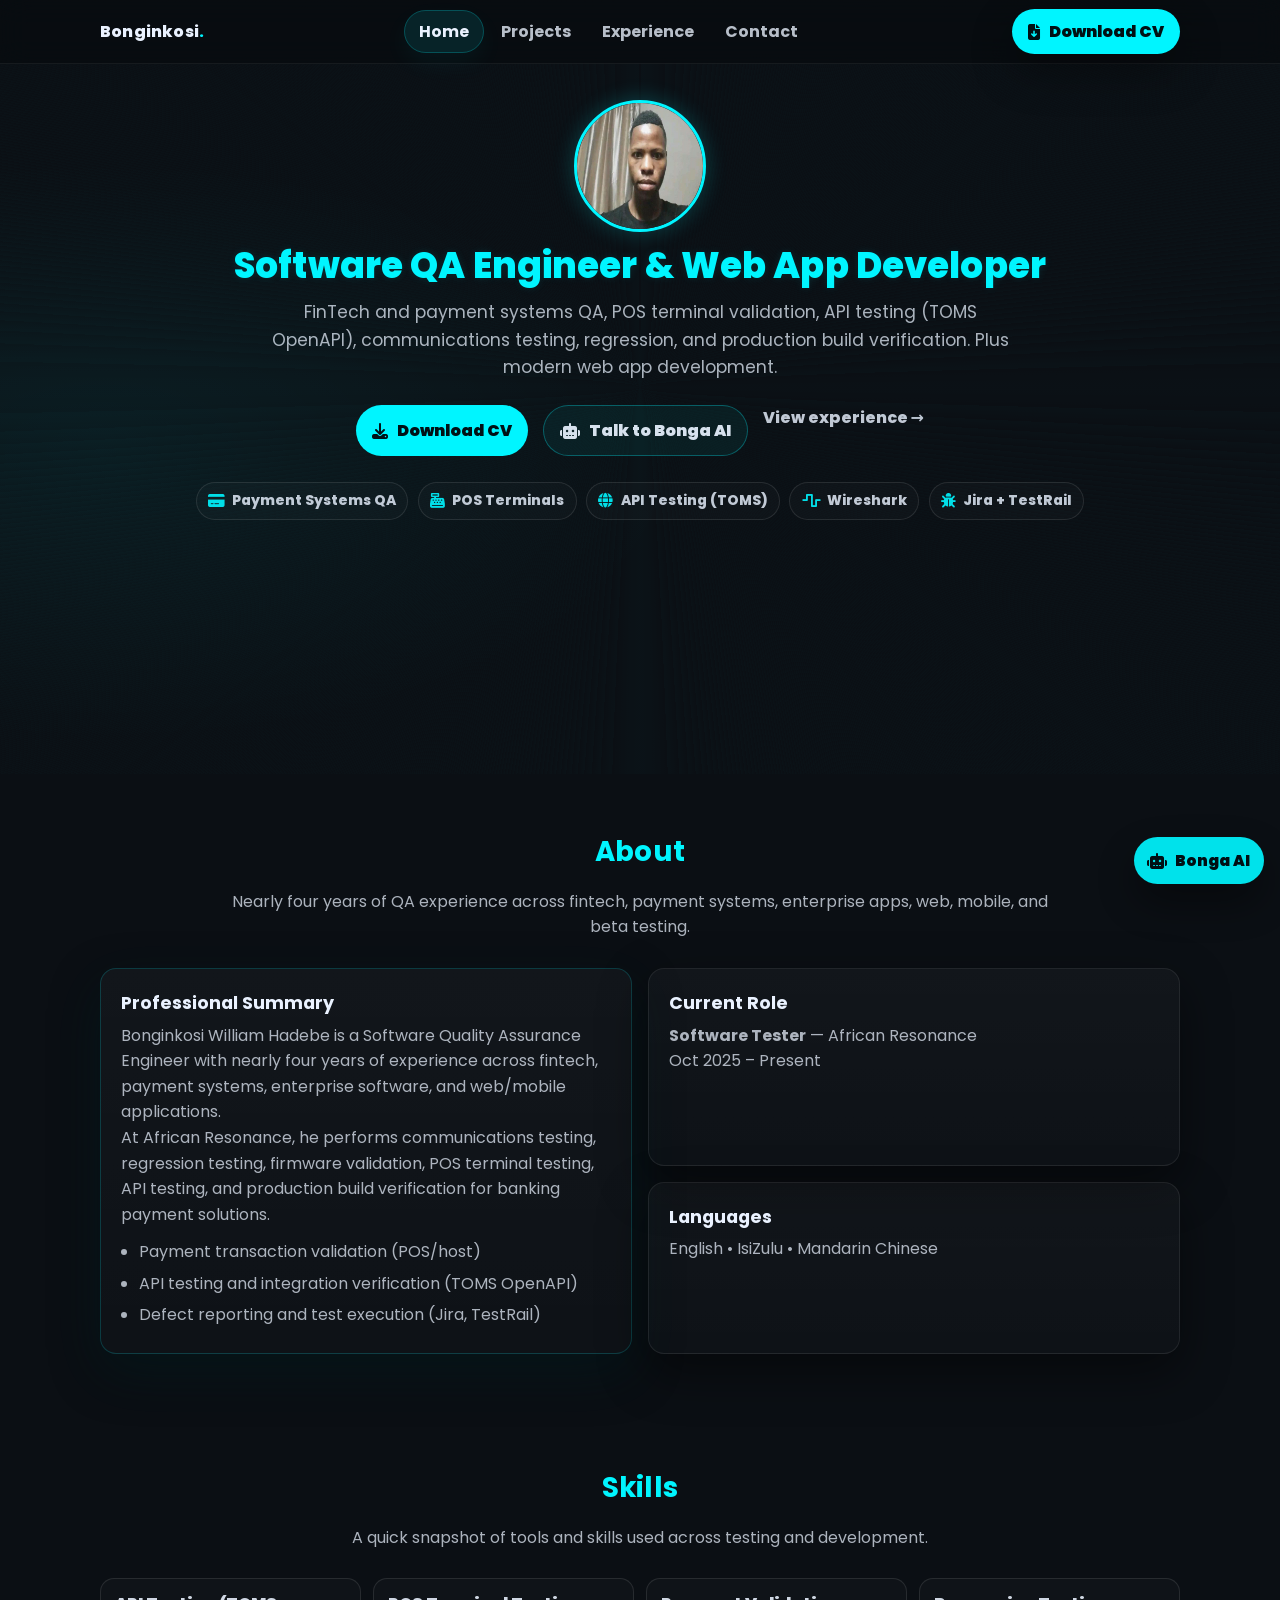
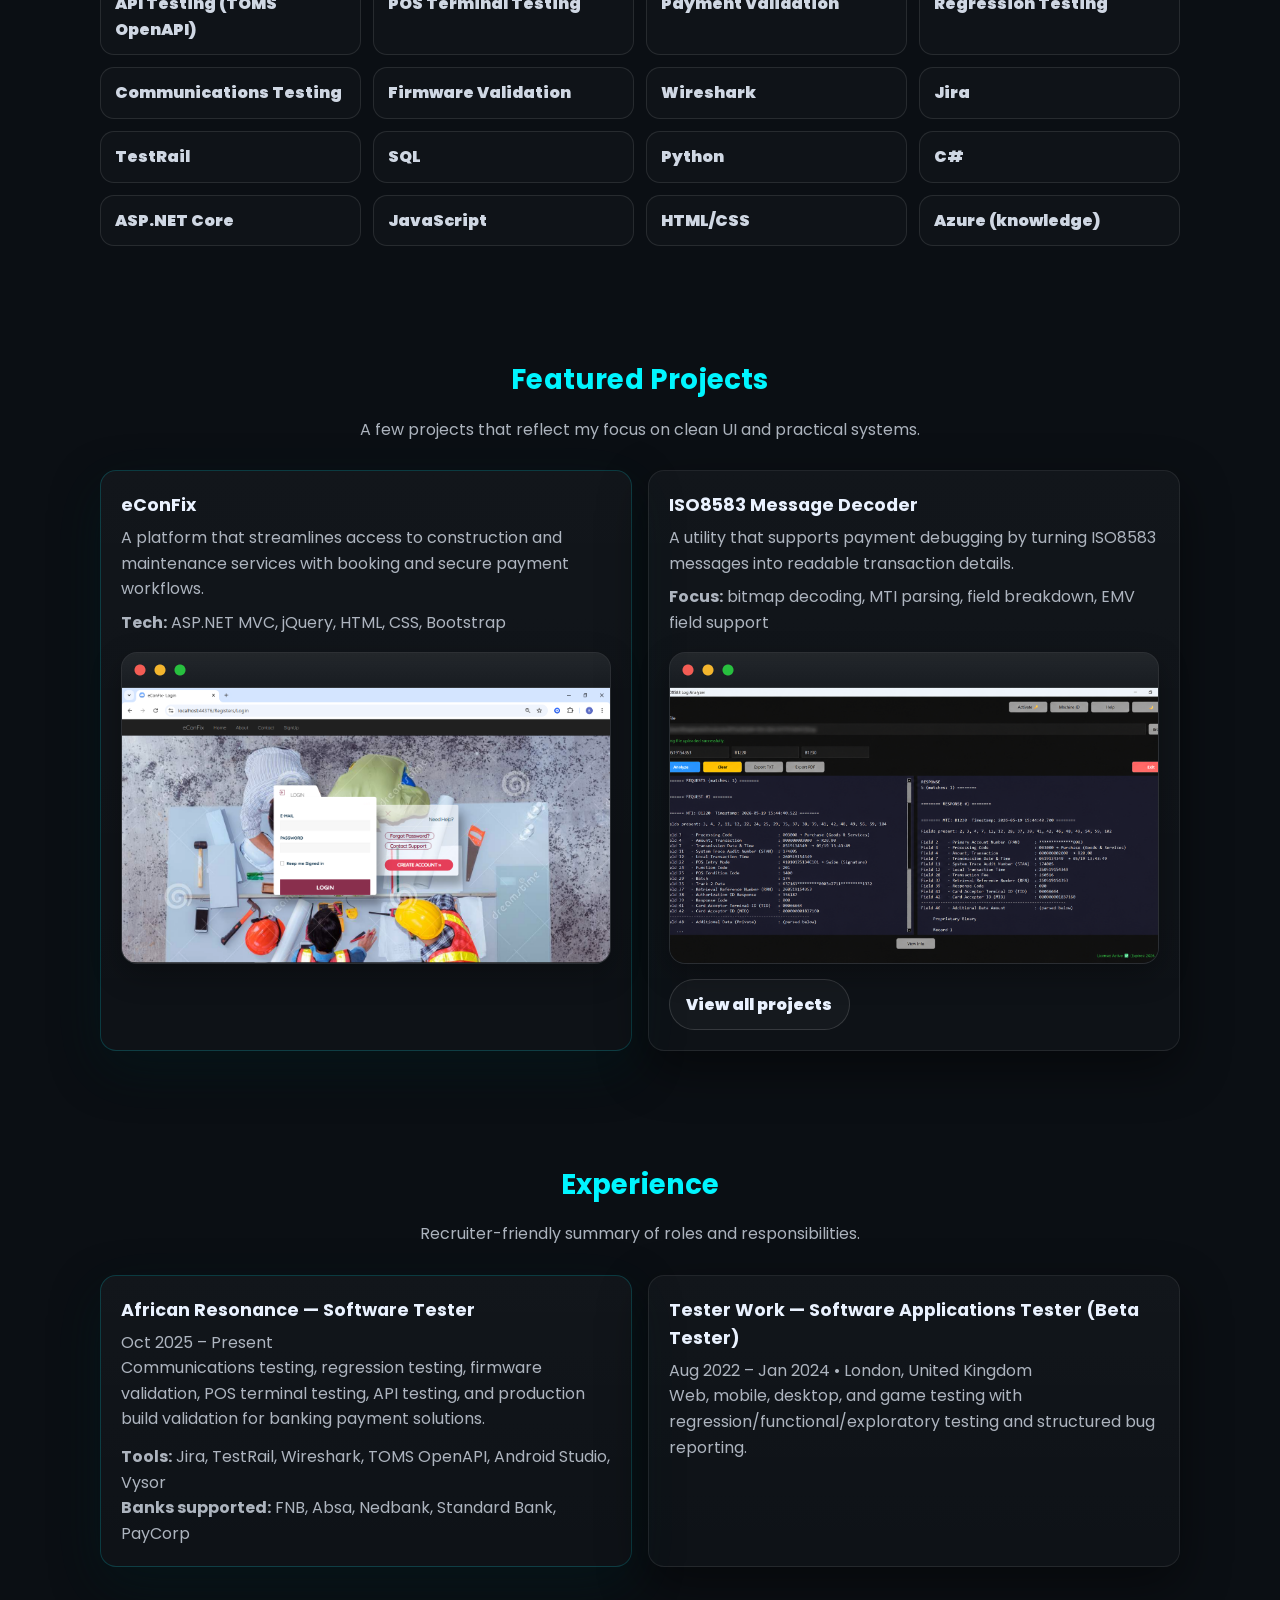
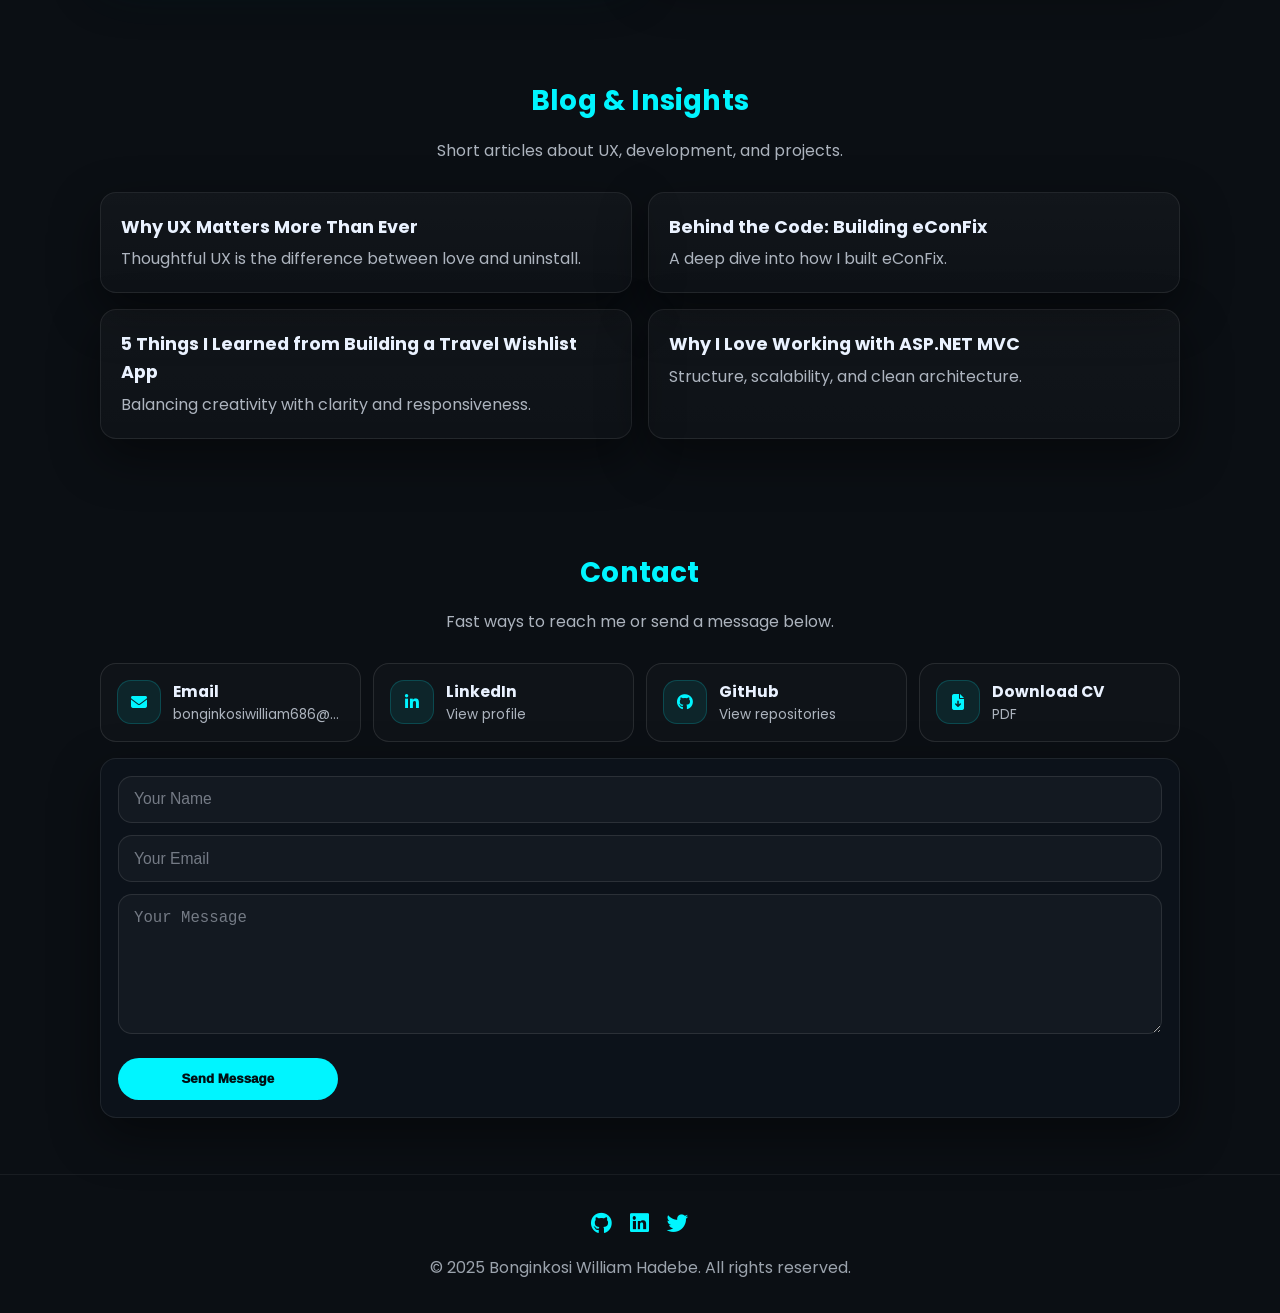
<file: index.html>
<!DOCTYPE html>
<html lang="en">
<head>
  <meta charset="UTF-8" />
  <meta name="viewport" content="width=device-width, initial-scale=1.0" />
  <meta name="description" content="Portfolio of Bonginkosi William Hadebe - Software QA Engineer & Web App Developer" />
  <title>Bonginkosi | Portfolio</title>

  <link rel="stylesheet" href="https://cdnjs.cloudflare.com/ajax/libs/font-awesome/6.4.0/css/all.min.css">
  <link href="https://fonts.googleapis.com/css2?family=Poppins:wght@300;600;700&display=swap" rel="stylesheet">
  <link rel="stylesheet" href="style.css" />

  <script src="main.js" defer></script>
</head>

<body>
  <!-- Premium Minimal Nav -->
  <nav class="site-nav" aria-label="Primary Navigation">
    <div class="container nav-inner">
      <a class="logo" href="#home">Bonginkosi<span>.</span></a>

      <button class="nav-toggle" type="button" aria-expanded="false" aria-controls="nav-menu">Menu</button>

      <ul class="nav-links" id="nav-menu">
        <li><a href="#home">Home</a></li>
        <li><a href="projects.html">Projects</a></li>
        <li><a href="#experience">Experience</a></li>
        <li><a href="#contact">Contact</a></li>
      </ul>

      <a class="nav-cta" href="images/Bonginkosi_Hadebe_CV_Canva_Style.pdf" download>
        <i class="fa-solid fa-file-arrow-down" aria-hidden="true"></i>
        <span>Download CV</span>
      </a>
    </div>
  </nav>

  <!-- Hero -->
  <header id="home" class="hero">
    <div class="container hero-inner">
      <img class="hero-photo" src="images/Bongaa.jpeg" alt="Photo of Bonginkosi William Hadebe" />

      <h1>Software QA Engineer & Web App Developer</h1>

      <p>
        FinTech and payment systems QA, POS terminal validation, API testing (TOMS OpenAPI), communications testing,
        regression, and production build verification. Plus modern web app development.
      </p>

      <div class="hero-actions" aria-label="Primary actions">
        <a class="btn btn-primary" href="images/Bonginkosi_Hadebe_CV_Canva_Style.pdf" download>
          <i class="fa-solid fa-download" aria-hidden="true"></i>
          Download CV
        </a>

        <a class="btn btn-secondary" href="bonga-ai.html">
          <i class="fa-solid fa-robot" aria-hidden="true"></i>
          Talk to Bonga AI
        </a>

        <a class="link" href="#experience">View experience →</a>
      </div>

      <!-- Highlights row -->
      <div class="hero-trust" aria-label="Highlights">
        <div class="trust-item"><i class="fa-solid fa-credit-card" aria-hidden="true"></i> Payment Systems QA</div>
        <div class="trust-item"><i class="fa-solid fa-cash-register" aria-hidden="true"></i> POS Terminals</div>
        <div class="trust-item"><i class="fa-solid fa-globe" aria-hidden="true"></i> API Testing (TOMS)</div>
        <div class="trust-item"><i class="fa-solid fa-wave-square" aria-hidden="true"></i> Wireshark</div>
        <div class="trust-item"><i class="fa-solid fa-bug" aria-hidden="true"></i> Jira + TestRail</div>
      </div>
    </div>
  </header>

  <main>
    <!-- About -->
    <section class="section" id="about" aria-label="About">
      <div class="container">
        <h2 class="section-title">About</h2>
        <p class="section-lead">
          Nearly four years of QA experience across fintech, payment systems, enterprise apps, web, mobile, and beta testing.
        </p>

        <div class="grid grid-2">
          <div class="card card-accent">
            <h3>Professional Summary</h3>

            <p>
              Bonginkosi William Hadebe is a Software Quality Assurance Engineer with nearly four years of experience across fintech,
              payment systems, enterprise software, and web/mobile applications.
            </p>

            <p>
              At African Resonance, he performs communications testing, regression testing, firmware validation, POS terminal testing,
              API testing, and production build verification for banking payment solutions.
            </p>

            <ul>
              <li>Payment transaction validation (POS/host)</li>
              <li>API testing and integration verification (TOMS OpenAPI)</li>
              <li>Defect reporting and test execution (Jira, TestRail)</li>
            </ul>
          </div>

          <div class="grid">
            <div class="card">
              <h3>Current Role</h3>
              <p><strong>Software Tester</strong> — African Resonance</p>
              <p style="color: var(--muted);">Oct 2025 – Present</p>
            </div>

            <div class="card">
              <h3>Languages</h3>
              <p>English • IsiZulu • Mandarin Chinese</p>
            </div>
          </div>
        </div>
      </div>
    </section>

    <!-- Skills -->
    <section class="section" id="skills" aria-label="Skills">
      <div class="container">
        <h2 class="section-title">Skills</h2>
        <p class="section-lead">A quick snapshot of tools and skills used across testing and development.</p>

        <div class="skill-grid">
          <div class="skill">API Testing (TOMS OpenAPI)</div>
          <div class="skill">POS Terminal Testing</div>
          <div class="skill">Payment Validation</div>
          <div class="skill">Regression Testing</div>
          <div class="skill">Communications Testing</div>
          <div class="skill">Firmware Validation</div>
          <div class="skill">Wireshark</div>
          <div class="skill">Jira</div>
          <div class="skill">TestRail</div>
          <div class="skill">SQL</div>
          <div class="skill">Python</div>
          <div class="skill">C#</div>
          <div class="skill">ASP.NET Core</div>
          <div class="skill">JavaScript</div>
          <div class="skill">HTML/CSS</div>
          <div class="skill">Azure (knowledge)</div>
        </div>
      </div>
    </section>

    <!-- Featured Projects -->
    <section class="section" id="featured-projects" aria-label="Featured Projects">
      <div class="container">
        <h2 class="section-title">Featured Projects</h2>
        <p class="section-lead">A few projects that reflect my focus on clean UI and practical systems.</p>

        <div class="grid grid-2">
          <!-- eConFix -->
          <article class="card card-accent">
            <h3>eConFix</h3>
            <p>
              A platform that streamlines access to construction and maintenance services with booking and secure payment workflows.
            </p>
            <p style="color: var(--muted); margin-top:.5rem;">
              <strong>Tech:</strong> ASP.NET MVC, jQuery, HTML, CSS, Bootstrap
            </p>

            <div class="project-shot">
              <img
                src="images/Screenshot (1242).png"
                alt="Screenshot of eConFix project"
                loading="lazy"
                decoding="async"
              >
            </div>
          </article>

          <!-- ISO8583 -->
          <article class="card">
            <h3>ISO8583 Message Decoder</h3>
            <p>
              A utility that supports payment debugging by turning ISO8583 messages into readable transaction details.
            </p>
            <p style="color: var(--muted); margin-top:.5rem;">
              <strong>Focus:</strong> bitmap decoding, MTI parsing, field breakdown, EMV field support
            </p>

            <div class="project-shot">
              <img
                src="images/iso8583-decoder.png"
                alt="Screenshot of ISO8583 Message Decoder / Log Analyzer"
                loading="lazy"
                decoding="async"
              >
            </div>

            <div style="margin-top:1rem;">
              <a class="btn" href="projects.html">View all projects</a>
            </div>
          </article>
        </div>
      </div>
    </section>

    <!-- Experience -->
    <section class="section" id="experience" aria-label="Experience">
      <div class="container">
        <h2 class="section-title">Experience</h2>
        <p class="section-lead">Recruiter-friendly summary of roles and responsibilities.</p>

        <div class="grid grid-2">
          <article class="card card-accent">
            <h3>African Resonance — Software Tester</h3>
            <p style="color: var(--muted);">Oct 2025 – Present</p>
            <p>
              Communications testing, regression testing, firmware validation, POS terminal testing, API testing, and production build validation
              for banking payment solutions.
            </p>
            <p style="color: var(--muted); margin-top:.75rem;">
              <strong>Tools:</strong> Jira, TestRail, Wireshark, TOMS OpenAPI, Android Studio, Vysor
            </p>
            <p style="color: var(--muted);">
              <strong>Banks supported:</strong> FNB, Absa, Nedbank, Standard Bank, PayCorp
            </p>
          </article>

          <article class="card">
            <h3>Tester Work — Software Applications Tester (Beta Tester)</h3>
            <p style="color: var(--muted);">Aug 2022 – Jan 2024 • London, United Kingdom</p>
            <p>
              Web, mobile, desktop, and game testing with regression/functional/exploratory testing and structured bug reporting.
            </p>
          </article>
        </div>
      </div>
    </section>

    <!-- Blog -->
    <section class="section" id="blog" aria-label="Blog">
      <div class="container">
        <h2 class="section-title">Blog & Insights</h2>
        <p class="section-lead">Short articles about UX, development, and projects.</p>

        <div class="grid grid-2">
          <a class="card" href="blog-ux.html" style="text-decoration:none; color:inherit;">
            <h3>Why UX Matters More Than Ever</h3>
            <p>Thoughtful UX is the difference between love and uninstall.</p>
          </a>

          <a class="card" href="blog-econfix.html" style="text-decoration:none; color:inherit;">
            <h3>Behind the Code: Building eConFix</h3>
            <p>A deep dive into how I built eConFix.</p>
          </a>

          <a class="card" href="blog-travel-wishlist.html" style="text-decoration:none; color:inherit;">
            <h3>5 Things I Learned from Building a Travel Wishlist App</h3>
            <p>Balancing creativity with clarity and responsiveness.</p>
          </a>

          <a class="card" href="aspnet-blog.html" style="text-decoration:none; color:inherit;">
            <h3>Why I Love Working with ASP.NET MVC</h3>
            <p>Structure, scalability, and clean architecture.</p>
          </a>
        </div>
      </div>
    </section>

    <!-- Contact -->
    <section class="section" id="contact" aria-label="Contact">
      <div class="container">
        <h2 class="section-title">Contact</h2>
        <p class="section-lead">Fast ways to reach me or send a message below.</p>

        <div class="contact-row" aria-label="Direct contact">
          <a class="contact-item" href="mailto:bonginkosiwilliam686@gmail.com">
            <div class="contact-ico"><i class="fa-solid fa-envelope"></i></div>
            <div>
              <strong>Email</strong>
              <span>bonginkosiwilliam686@gmail.com</span>
            </div>
          </a>

          <a class="contact-item" href="https://za.linkedin.com/in/bonginkosi-william-habebe-8a545423a" target="_blank" rel="noopener">
            <div class="contact-ico"><i class="fa-brands fa-linkedin-in"></i></div>
            <div>
              <strong>LinkedIn</strong>
              <span>View profile</span>
            </div>
          </a>

          <a class="contact-item" href="https://github.com/Bonga324" target="_blank" rel="noopener">
            <div class="contact-ico"><i class="fa-brands fa-github"></i></div>
            <div>
              <strong>GitHub</strong>
              <span>View repositories</span>
            </div>
          </a>

          <a class="contact-item" href="images/Bonginkosi_Hadebe_CV_Canva_Style.pdf" download>
            <div class="contact-ico"><i class="fa-solid fa-file-arrow-down"></i></div>
            <div>
              <strong>Download CV</strong>
              <span>PDF</span>
            </div>
          </a>
        </div>

        <form class="contact-form"
              action="https://formsubmit.co/bonginkosiwilliam686@gmail.com"
              method="post">

          <input type="text" name="_honey" style="display:none;">
          <input type="hidden" name="_captcha" value="false">
          <input type="hidden" name="_next" value="https://your-domain.com/thankyou.html">

          <input type="text" name="name" placeholder="Your Name" required />
          <input type="email" name="email" placeholder="Your Email" required />
          <textarea name="message" rows="5" placeholder="Your Message" required></textarea>

          <button type="submit">Send Message</button>
        </form>
      </div>
    </section>
  </main>

  <footer>
    <div class="social-icons" aria-label="Social Links">
      <a href="https://github.com/Bonga324" aria-label="GitHub"><i class="fab fa-github"></i></a>
      <a href="https://za.linkedin.com/in/bonginkosi-william-habebe-8a545423a" aria-label="LinkedIn"><i class="fab fa-linkedin"></i></a>
      <a href="https://x.com/bonga_hadebee" aria-label="X / Twitter"><i class="fab fa-twitter"></i></a>
    </div>
    <p>&copy; 2025 Bonginkosi William Hadebe. All rights reserved.</p>
  </footer>

  <!-- Floating Bonga AI button -->
  <a class="fab-ai" href="bonga-ai.html" aria-label="Open Bonga AI recruiter assistant">
    <i class="fa-solid fa-robot" aria-hidden="true"></i>
    <span>Bonga AI</span>
  </a>
</body>
</html>
</file>
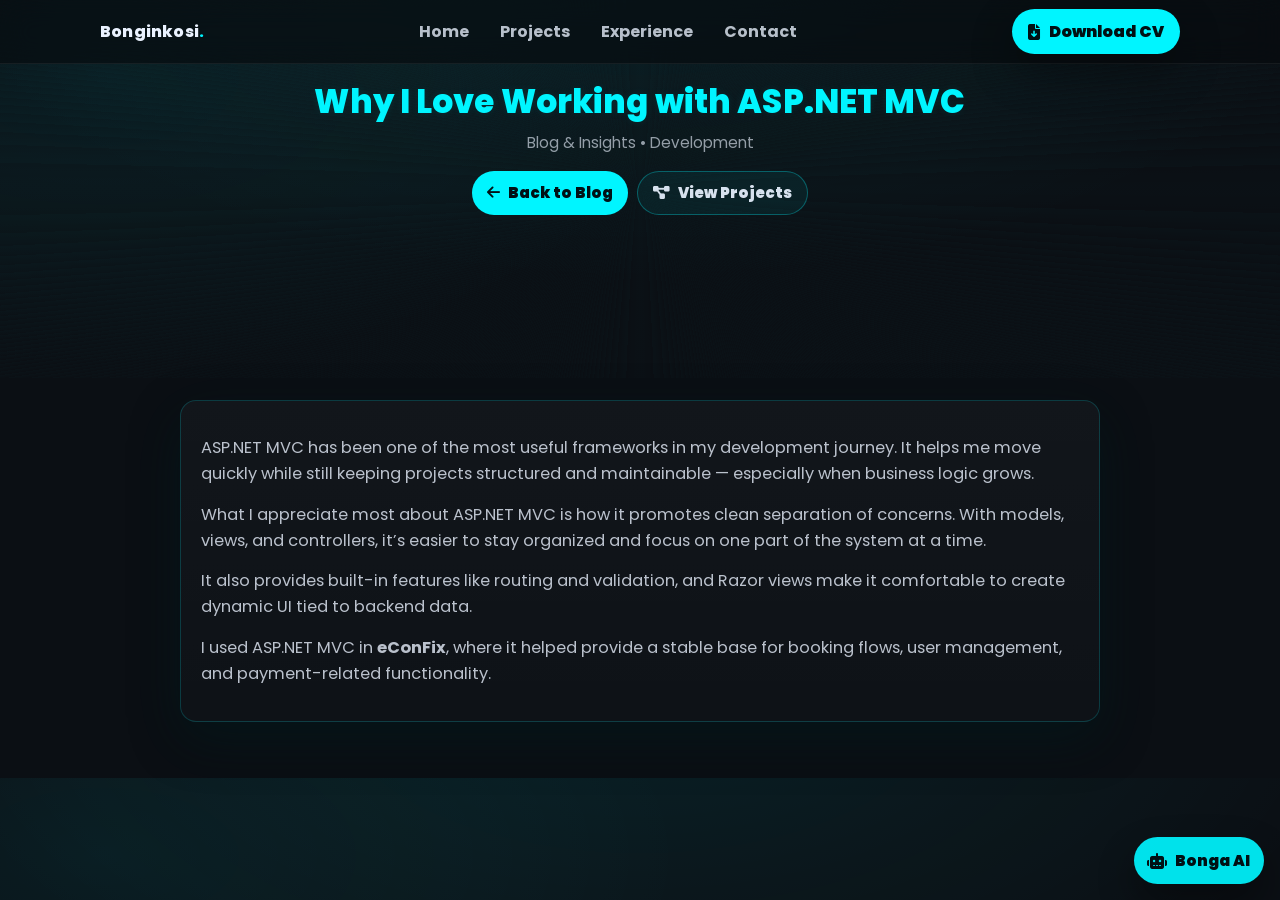
<file: aspnet-blog.html>
<!DOCTYPE html>
<html lang="en">
<head>
  <meta charset="UTF-8" />
  <meta name="viewport" content="width=device-width, initial-scale=1.0" />
  <meta name="description" content="Why I Love Working with ASP.NET MVC - Blog post by Bonginkosi William Hadebe" />
  <title>Why I Love Working with ASP.NET MVC | Bonginkosi</title>

  <link rel="stylesheet" href="https://cdnjs.cloudflare.com/ajax/libs/font-awesome/6.4.0/css/all.min.css">
  <link href="https://fonts.googleapis.com/css2?family=Poppins:wght@300;600;700&display=swap" rel="stylesheet">
  <link rel="stylesheet" href="style.css" />

  <script src="main.js" defer></script>
</head>

<body>
  <nav class="site-nav" aria-label="Primary Navigation">
    <div class="container nav-inner">
      <a class="logo" href="index.html#home">Bonginkosi<span>.</span></a>

      <button class="nav-toggle" type="button" aria-expanded="false" aria-controls="nav-menu">Menu</button>

      <ul class="nav-links" id="nav-menu">
        <li><a href="index.html#home">Home</a></li>
        <li><a href="projects.html">Projects</a></li>
        <li><a href="index.html#experience">Experience</a></li>
        <li><a href="index.html#contact">Contact</a></li>
      </ul>

      <a class="nav-cta" href="images/Bonginkosi_Hadebe_CV_Canva_Style.pdf" download>
        <i class="fa-solid fa-file-arrow-down" aria-hidden="true"></i>
        <span>Download CV</span>
      </a>
    </div>
  </nav>

  <header class="hero hero--post" aria-label="Blog post header">
    <div class="container hero-inner">
      <h1>Why I Love Working with ASP.NET MVC</h1>
      <p>Blog & Insights • Development</p>

      <div class="hero-actions" aria-label="Blog actions">
        <a class="btn btn-primary" href="index.html#blog">
          <i class="fa-solid fa-arrow-left" aria-hidden="true"></i>
          Back to Blog
        </a>
        <a class="btn btn-secondary" href="projects.html">
          <i class="fa-solid fa-diagram-project" aria-hidden="true"></i>
          View Projects
        </a>
      </div>
    </div>
  </header>

  <main>
    <section class="section section--post" aria-label="Article content">
      <div class="container">
        <article class="card card-accent article-card">
          <p>
            ASP.NET MVC has been one of the most useful frameworks in my development journey. It helps me move quickly while still
            keeping projects structured and maintainable — especially when business logic grows.
          </p>

          <p>
            What I appreciate most about ASP.NET MVC is how it promotes clean separation of concerns. With models, views, and controllers,
            it’s easier to stay organized and focus on one part of the system at a time.
          </p>

          <p>
            It also provides built-in features like routing and validation, and Razor views make it comfortable to create dynamic UI tied to backend data.
          </p>

          <p>
            I used ASP.NET MVC in <strong>eConFix</strong>, where it helped provide a stable base for booking flows, user management, and payment-related functionality.
          </p>
        </article>
      </div>
    </section>
  </main>

  <a class="fab-ai" href="bonga-ai.html" aria-label="Open Bonga AI recruiter assistant">
    <i class="fa-solid fa-robot" aria-hidden="true"></i>
    <span>Bonga AI</span>
  </a>
</body>
</html>
</file>
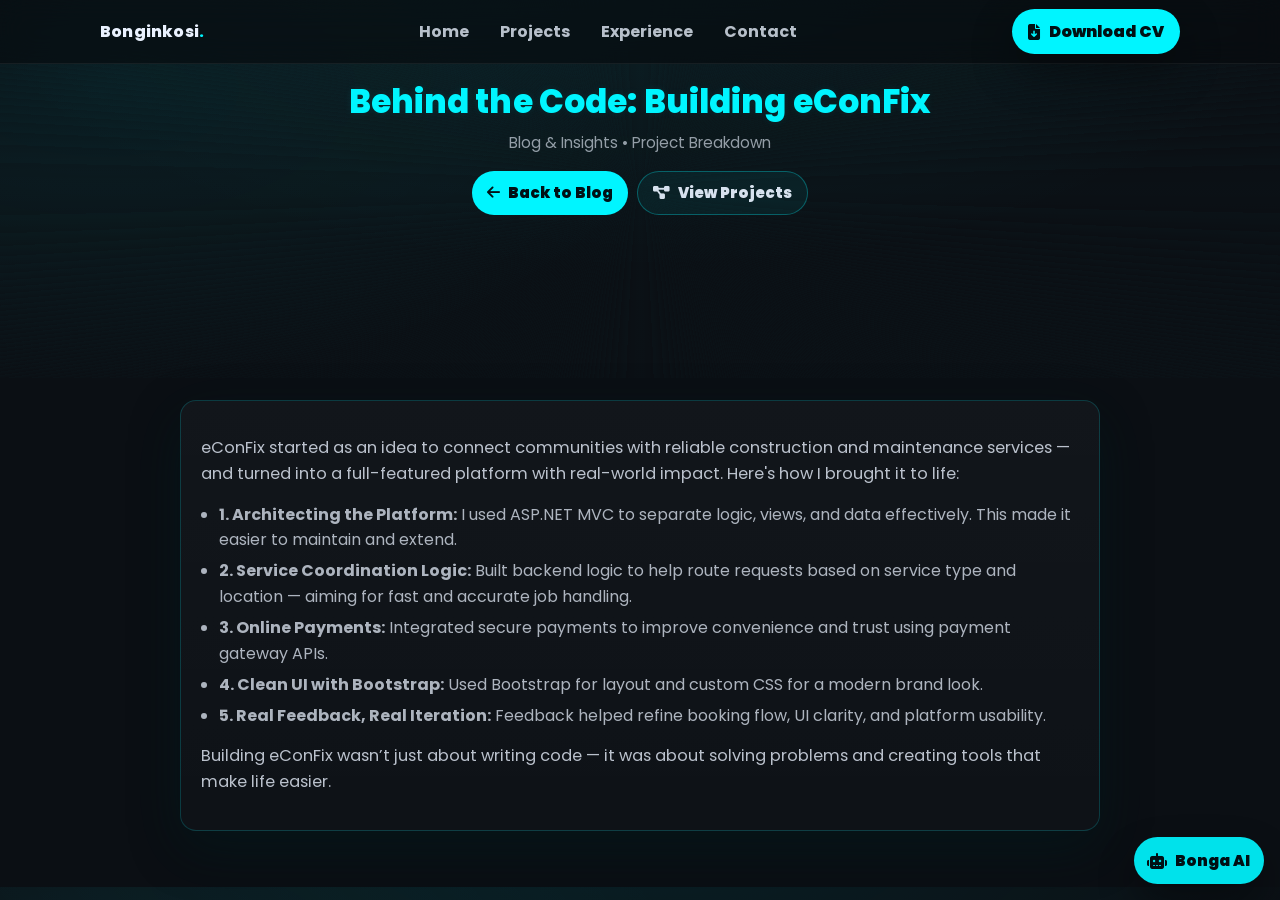
<file: blog-econfix.html>
<!DOCTYPE html>
<html lang="en">
<head>
  <meta charset="UTF-8" />
  <meta name="viewport" content="width=device-width, initial-scale=1.0" />
  <meta name="description" content="Behind the Code: Building eConFix - Blog post by Bonginkosi William Hadebe" />
  <title>Behind the Code: Building eConFix | Bonginkosi</title>

  <link rel="stylesheet" href="https://cdnjs.cloudflare.com/ajax/libs/font-awesome/6.4.0/css/all.min.css">
  <link href="https://fonts.googleapis.com/css2?family=Poppins:wght@300;600;700&display=swap" rel="stylesheet">
  <link rel="stylesheet" href="style.css" />

  <script src="main.js" defer></script>
</head>

<body>
  <nav class="site-nav" aria-label="Primary Navigation">
    <div class="container nav-inner">
      <a class="logo" href="index.html#home">Bonginkosi<span>.</span></a>

      <button class="nav-toggle" type="button" aria-expanded="false" aria-controls="nav-menu">Menu</button>

      <ul class="nav-links" id="nav-menu">
        <li><a href="index.html#home">Home</a></li>
        <li><a href="projects.html">Projects</a></li>
        <li><a href="index.html#experience">Experience</a></li>
        <li><a href="index.html#contact">Contact</a></li>
      </ul>

      <a class="nav-cta" href="images/Bonginkosi_Hadebe_CV_Canva_Style.pdf" download>
        <i class="fa-solid fa-file-arrow-down" aria-hidden="true"></i>
        <span>Download CV</span>
      </a>
    </div>
  </nav>

  <header class="hero hero--post" aria-label="Blog post header">
    <div class="container hero-inner">
      <h1>Behind the Code: Building eConFix</h1>
      <p>Blog & Insights • Project Breakdown</p>

      <div class="hero-actions" aria-label="Blog actions">
        <a class="btn btn-primary" href="index.html#blog">
          <i class="fa-solid fa-arrow-left" aria-hidden="true"></i>
          Back to Blog
        </a>
        <a class="btn btn-secondary" href="projects.html">
          <i class="fa-solid fa-diagram-project" aria-hidden="true"></i>
          View Projects
        </a>
      </div>
    </div>
  </header>

  <main>
    <section class="section section--post" aria-label="Article content">
      <div class="container">
        <article class="card card-accent article-card">
          <p>
            eConFix started as an idea to connect communities with reliable construction and maintenance services — and turned into a
            full-featured platform with real-world impact. Here's how I brought it to life:
          </p>

          <ul>
            <li><strong>1. Architecting the Platform:</strong> I used ASP.NET MVC to separate logic, views, and data effectively. This made it easier to maintain and extend.</li>
            <li><strong>2. Service Coordination Logic:</strong> Built backend logic to help route requests based on service type and location — aiming for fast and accurate job handling.</li>
            <li><strong>3. Online Payments:</strong> Integrated secure payments to improve convenience and trust using payment gateway APIs.</li>
            <li><strong>4. Clean UI with Bootstrap:</strong> Used Bootstrap for layout and custom CSS for a modern brand look.</li>
            <li><strong>5. Real Feedback, Real Iteration:</strong> Feedback helped refine booking flow, UI clarity, and platform usability.</li>
          </ul>

          <p>
            Building eConFix wasn’t just about writing code — it was about solving problems and creating tools that make life easier.
          </p>
        </article>
      </div>
    </section>
  </main>

  <a class="fab-ai" href="bonga-ai.html" aria-label="Open Bonga AI recruiter assistant">
    <i class="fa-solid fa-robot" aria-hidden="true"></i>
    <span>Bonga AI</span>
  </a>
</body>
</html>
</file>
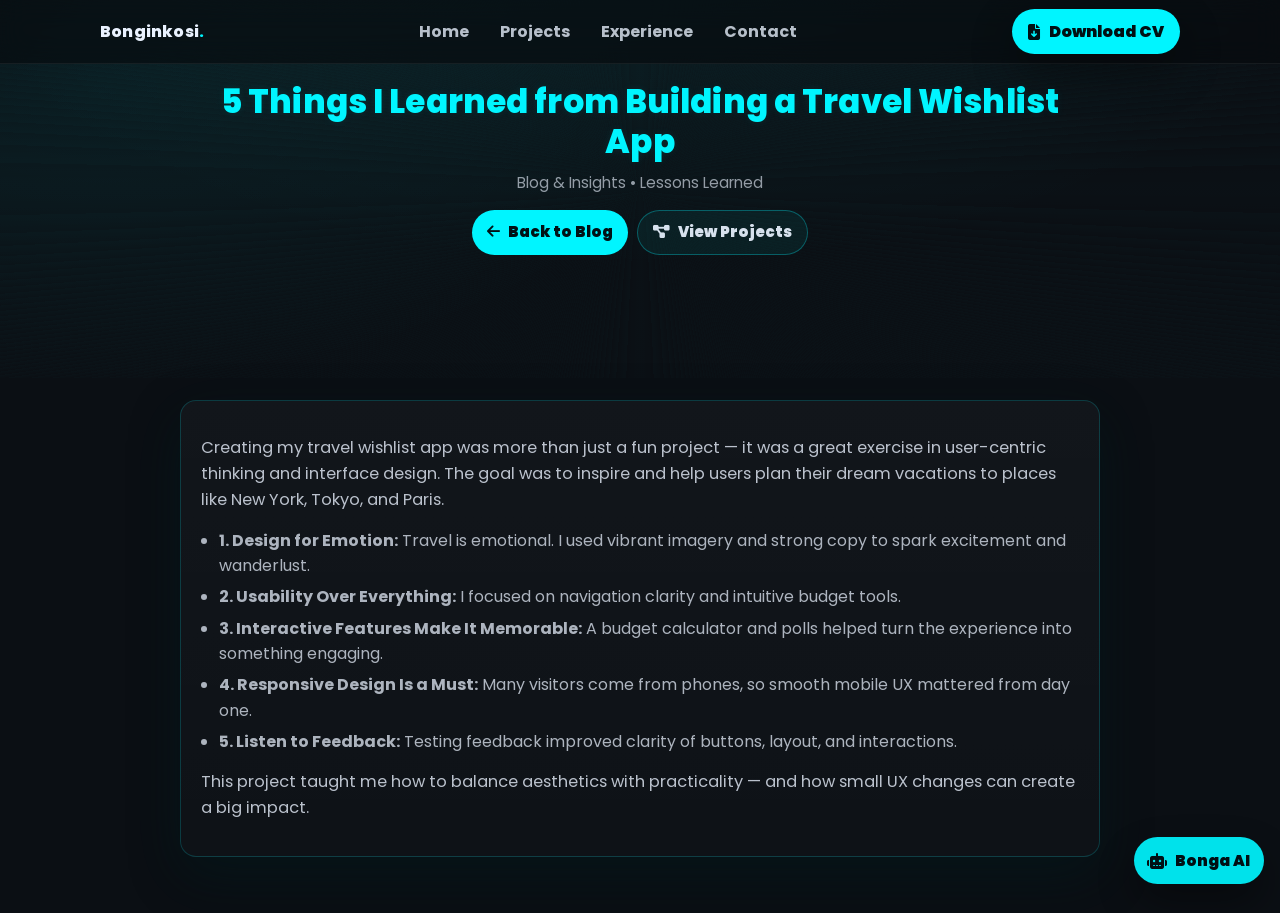
<file: blog-travel-wishlist.html>
<!DOCTYPE html>
<html lang="en">
<head>
  <meta charset="UTF-8" />
  <meta name="viewport" content="width=device-width, initial-scale=1.0" />
  <meta name="description" content="5 Things I Learned from Building a Travel Wishlist App - Blog post by Bonginkosi William Hadebe" />
  <title>5 Things I Learned from Building a Travel Wishlist App | Bonginkosi</title>

  <link rel="stylesheet" href="https://cdnjs.cloudflare.com/ajax/libs/font-awesome/6.4.0/css/all.min.css">
  <link href="https://fonts.googleapis.com/css2?family=Poppins:wght@300;600;700&display=swap" rel="stylesheet">
  <link rel="stylesheet" href="style.css" />

  <script src="main.js" defer></script>
</head>

<body>
  <nav class="site-nav" aria-label="Primary Navigation">
    <div class="container nav-inner">
      <a class="logo" href="index.html#home">Bonginkosi<span>.</span></a>

      <button class="nav-toggle" type="button" aria-expanded="false" aria-controls="nav-menu">Menu</button>

      <ul class="nav-links" id="nav-menu">
        <li><a href="index.html#home">Home</a></li>
        <li><a href="projects.html">Projects</a></li>
        <li><a href="index.html#experience">Experience</a></li>
        <li><a href="index.html#contact">Contact</a></li>
      </ul>

      <a class="nav-cta" href="images/Bonginkosi_Hadebe_CV_Canva_Style.pdf" download>
        <i class="fa-solid fa-file-arrow-down" aria-hidden="true"></i>
        <span>Download CV</span>
      </a>
    </div>
  </nav>

  <header class="hero hero--post" aria-label="Blog post header">
    <div class="container hero-inner">
      <h1>5 Things I Learned from Building a Travel Wishlist App</h1>
      <p>Blog & Insights • Lessons Learned</p>

      <div class="hero-actions" aria-label="Blog actions">
        <a class="btn btn-primary" href="index.html#blog">
          <i class="fa-solid fa-arrow-left" aria-hidden="true"></i>
          Back to Blog
        </a>
        <a class="btn btn-secondary" href="projects.html">
          <i class="fa-solid fa-diagram-project" aria-hidden="true"></i>
          View Projects
        </a>
      </div>
    </div>
  </header>

  <main>
    <section class="section section--post" aria-label="Article content">
      <div class="container">
        <article class="card card-accent article-card">
          <p>
            Creating my travel wishlist app was more than just a fun project — it was a great exercise in user-centric thinking and
            interface design. The goal was to inspire and help users plan their dream vacations to places like New York, Tokyo, and Paris.
          </p>

          <ul>
            <li><strong>1. Design for Emotion:</strong> Travel is emotional. I used vibrant imagery and strong copy to spark excitement and wanderlust.</li>
            <li><strong>2. Usability Over Everything:</strong> I focused on navigation clarity and intuitive budget tools.</li>
            <li><strong>3. Interactive Features Make It Memorable:</strong> A budget calculator and polls helped turn the experience into something engaging.</li>
            <li><strong>4. Responsive Design Is a Must:</strong> Many visitors come from phones, so smooth mobile UX mattered from day one.</li>
            <li><strong>5. Listen to Feedback:</strong> Testing feedback improved clarity of buttons, layout, and interactions.</li>
          </ul>

          <p>
            This project taught me how to balance aesthetics with practicality — and how small UX changes can create a big impact.
          </p>
        </article>
      </div>
    </section>
  </main>

  <a class="fab-ai" href="bonga-ai.html" aria-label="Open Bonga AI recruiter assistant">
    <i class="fa-solid fa-robot" aria-hidden="true"></i>
    <span>Bonga AI</span>
  </a>
</body>
</html>
</file>
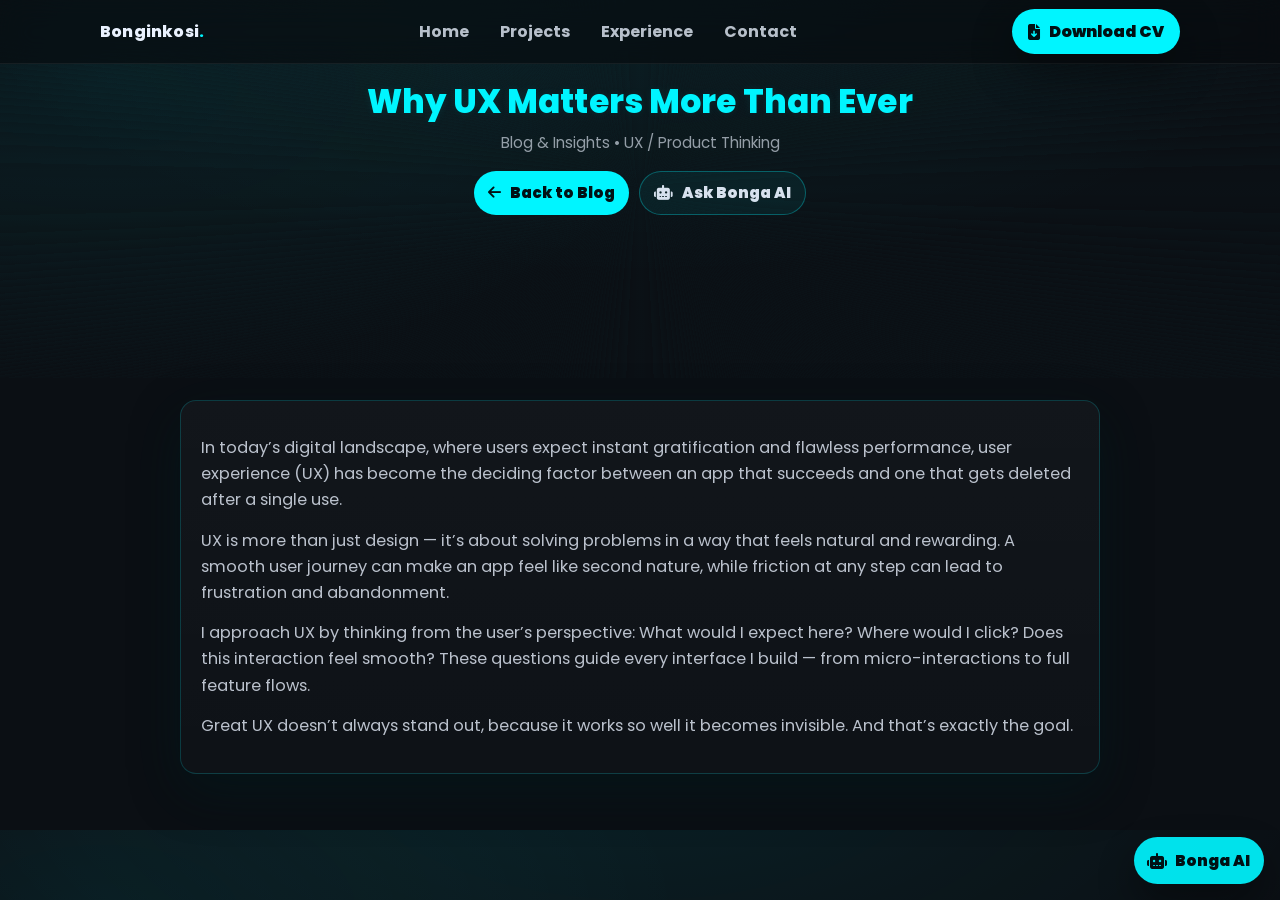
<file: blog-ux.html>
<!DOCTYPE html>
<html lang="en">
<head>
  <meta charset="UTF-8" />
  <meta name="viewport" content="width=device-width, initial-scale=1.0" />
  <meta name="description" content="Why UX Matters More Than Ever - Blog post by Bonginkosi William Hadebe" />
  <title>Why UX Matters More Than Ever | Bonginkosi</title>

  <link rel="stylesheet" href="https://cdnjs.cloudflare.com/ajax/libs/font-awesome/6.4.0/css/all.min.css">
  <link href="https://fonts.googleapis.com/css2?family=Poppins:wght@300;600;700&display=swap" rel="stylesheet">
  <link rel="stylesheet" href="style.css" />

  <script src="main.js" defer></script>
</head>

<body>
  <nav class="site-nav" aria-label="Primary Navigation">
    <div class="container nav-inner">
      <a class="logo" href="index.html#home">Bonginkosi<span>.</span></a>

      <button class="nav-toggle" type="button" aria-expanded="false" aria-controls="nav-menu">Menu</button>

      <ul class="nav-links" id="nav-menu">
        <li><a href="index.html#home">Home</a></li>
        <li><a href="projects.html">Projects</a></li>
        <li><a href="index.html#experience">Experience</a></li>
        <li><a href="index.html#contact">Contact</a></li>
      </ul>

      <a class="nav-cta" href="images/Bonginkosi_Hadebe_CV_Canva_Style.pdf" download>
        <i class="fa-solid fa-file-arrow-down" aria-hidden="true"></i>
        <span>Download CV</span>
      </a>
    </div>
  </nav>

  <header class="hero hero--post" aria-label="Blog post header">
    <div class="container hero-inner">
      <h1>Why UX Matters More Than Ever</h1>
      <p>Blog & Insights • UX / Product Thinking</p>

      <div class="hero-actions" aria-label="Blog actions">
        <a class="btn btn-primary" href="index.html#blog">
          <i class="fa-solid fa-arrow-left" aria-hidden="true"></i>
          Back to Blog
        </a>
        <a class="btn btn-secondary" href="bonga-ai.html">
          <i class="fa-solid fa-robot" aria-hidden="true"></i>
          Ask Bonga AI
        </a>
      </div>
    </div>
  </header>

  <main>
    <section class="section section--post" aria-label="Article content">
      <div class="container">
        <article class="card card-accent article-card">
          <p>
            In today’s digital landscape, where users expect instant gratification and flawless performance, user experience (UX)
            has become the deciding factor between an app that succeeds and one that gets deleted after a single use.
          </p>

          <p>
            UX is more than just design — it’s about solving problems in a way that feels natural and rewarding. A smooth user journey
            can make an app feel like second nature, while friction at any step can lead to frustration and abandonment.
          </p>

          <p>
            I approach UX by thinking from the user’s perspective: What would I expect here? Where would I click? Does this interaction
            feel smooth? These questions guide every interface I build — from micro-interactions to full feature flows.
          </p>

          <p>
            Great UX doesn’t always stand out, because it works so well it becomes invisible. And that’s exactly the goal.
          </p>
        </article>
      </div>
    </section>
  </main>

  <a class="fab-ai" href="bonga-ai.html" aria-label="Open Bonga AI recruiter assistant">
    <i class="fa-solid fa-robot" aria-hidden="true"></i>
    <span>Bonga AI</span>
  </a>
</body>
</html>
</file>
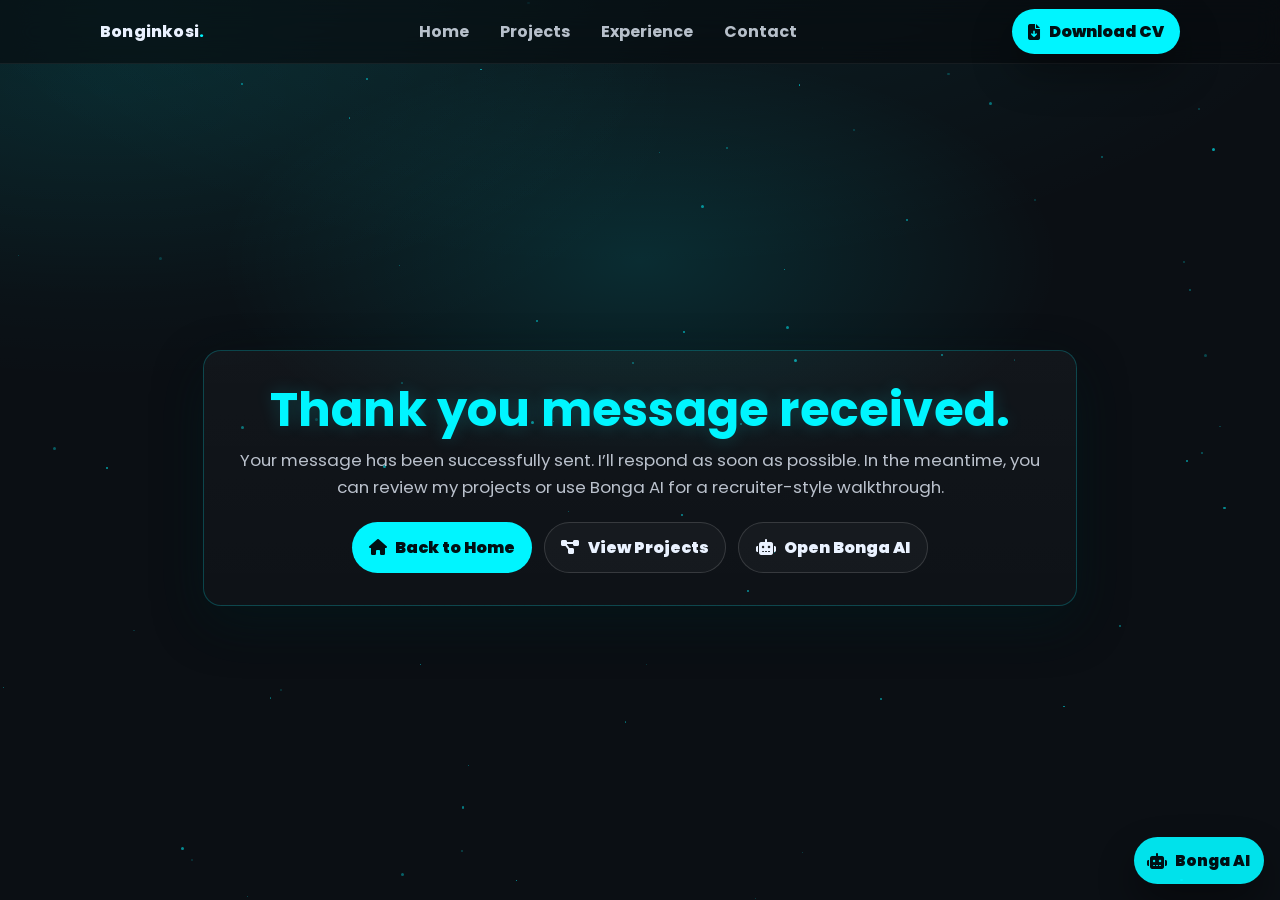
<file: thankyou.html>
<!DOCTYPE html>
<html lang="en">
<head>
  <meta charset="UTF-8" />
  <meta name="viewport" content="width=device-width, initial-scale=1.0"/>
  <title>Thank You | Bonginkosi</title>

  <link rel="stylesheet" href="https://cdnjs.cloudflare.com/ajax/libs/font-awesome/6.4.0/css/all.min.css">
  <link href="https://fonts.googleapis.com/css2?family=Poppins:wght@300;600;700&display=swap" rel="stylesheet">
  <link rel="stylesheet" href="style.css" />

  <script src="main.js" defer></script>
</head>

<body>
  <!-- Premium Minimal Nav -->
  <nav class="site-nav" aria-label="Primary Navigation">
    <div class="container nav-inner">
      <a class="logo" href="index.html#home">Bonginkosi<span>.</span></a>

      <button class="nav-toggle" type="button" aria-expanded="false" aria-controls="nav-menu">Menu</button>

      <ul class="nav-links" id="nav-menu">
        <li><a href="index.html#home">Home</a></li>
        <li><a href="projects.html">Projects</a></li>
        <li><a href="index.html#experience">Experience</a></li>
        <li><a href="index.html#contact">Contact</a></li>
      </ul>

      <a class="nav-cta" href="images/Bonginkosi_Hadebe_CV_Canva_Style.pdf" download>
        <i class="fa-solid fa-file-arrow-down" aria-hidden="true"></i>
        <span>Download CV</span>
      </a>
    </div>
  </nav>

  <main class="thankyou-screen" aria-label="Thank you screen">
    <div class="starfield" id="starfield" aria-hidden="true"></div>

    <div class="container thankyou-wrap">
      <section class="thankyou-card">
        <h1>Thank you  message received.</h1>
        <p>
          Your message has been successfully sent. I’ll respond as soon as possible.
          In the meantime, you can review my projects or use Bonga AI for a recruiter-style walkthrough.
        </p>

        <div class="thankyou-actions" aria-label="Next steps">
          <a class="btn btn-primary" href="index.html#home">
            <i class="fa-solid fa-house" aria-hidden="true"></i>
            Back to Home
          </a>

          <a class="btn" href="projects.html">
            <i class="fa-solid fa-diagram-project" aria-hidden="true"></i>
            View Projects
          </a>

          <a class="btn" href="bonga-ai.html">
            <i class="fa-solid fa-robot" aria-hidden="true"></i>
            Open Bonga AI
          </a>
        </div>
      </section>
    </div>
  </main>

  <!-- Floating Bonga AI button -->
  <a class="fab-ai" href="bonga-ai.html" aria-label="Open Bonga AI recruiter assistant">
    <i class="fa-solid fa-robot" aria-hidden="true"></i>
    <span>Bonga AI</span>
  </a>

  <script>
    // Generate subtle stars
    const starfield = document.getElementById("starfield");
    const STAR_COUNT = 70;

    for (let i = 0; i < STAR_COUNT; i++) {
      const star = document.createElement("div");
      star.className = "star";
      star.style.top = Math.random() * 100 + "%";
      star.style.left = Math.random() * 100 + "%";
      star.style.animationDelay = (Math.random() * 4) + "s";
      star.style.opacity = (0.18 + Math.random() * 0.55).toFixed(2);
      const size = (1 + Math.random() * 2.2).toFixed(1);
      star.style.width = size + "px";
      star.style.height = size + "px";
      starfield.appendChild(star);
    }
  </script>
</body>
</html>
</file>
<file: style.css>
/* ================================
   Premium Design System (Dark only)
   ================================ */

:root{
  --bg: #0b0f14;
  --panel: #0f1620;
  --panel-2: #0c131c;
  --text: #eaf2ff;
  --muted: rgba(234,242,255,.72);

  --accent: #00f5ff;
  --accent-2: #00cbd3;

  --border: rgba(255,255,255,.08);
  --border-accent: rgba(0,245,255,.22);

  --shadow: 0 18px 50px rgba(0,0,0,.45);

  --radius: 16px;
  --radius-pill: 999px;

  --container: 1120px;
  --nav-h: 64px;

  --s-1: .25rem;
  --s-2: .5rem;
  --s-3: .75rem;
  --s-4: 1rem;
  --s-5: 1.25rem;
  --s-6: 1.5rem;
  --s-7: 2rem;
  --s-8: 2.75rem;
  --s-9: 3.5rem;
}

*{ margin:0; padding:0; box-sizing:border-box; }
html{ scroll-behavior:smooth; }

body{
  font-family: "Poppins", system-ui, -apple-system, Segoe UI, Roboto, Arial, sans-serif;
  background: radial-gradient(1200px 600px at 50% -10%, rgba(0,245,255,.08), transparent 60%),
              radial-gradient(900px 450px at 8% 10%, rgba(0,245,255,.06), transparent 65%),
              var(--bg);
  color: var(--text);
  line-height: 1.6;
  overflow-x: hidden;
}

img{ max-width:100%; height:auto; display:block; }

:focus-visible{
  outline: 2px solid var(--accent);
  outline-offset: 3px;
}

section[id]{ scroll-margin-top: calc(var(--nav-h) + 16px); }

.sr-only{
  position:absolute; width:1px; height:1px; padding:0; margin:-1px;
  overflow:hidden; clip: rect(0,0,0,0); white-space:nowrap; border:0;
}

/* ================================
   Layout helpers
   ================================ */
.container{
  max-width: var(--container);
  margin: 0 auto;
  padding: 0 1.25rem;
}

.section{
  padding: var(--s-9) 0;
}

@media (max-width: 768px){
  .section{ padding: 2.6rem 0; }
}

/* smaller, more premium titles */
.section-title{
  font-size: clamp(1.3rem, 1.05rem + .85vw, 1.85rem);
  color: var(--accent);
  letter-spacing: .2px;
  margin-bottom: .9rem;
  text-align: center;
}

.section-lead{
  text-align: center;
  max-width: 820px;
  margin: 0 auto 1.75rem;
  color: var(--muted);
}

/* ================================
   Navbar (premium minimal)
   ================================ */

.site-nav{
  position: fixed;
  inset: 0 0 auto 0;
  height: var(--nav-h);
  z-index: 999;

  background: rgba(8,10,14,.62);
  border-bottom: 1px solid rgba(255,255,255,.06);
  backdrop-filter: blur(14px);
}

.nav-inner{
  height: 100%;
  display:flex;
  align-items:center;
  justify-content:space-between;
  gap: 1rem;
}

.logo{
  color: var(--text);
  text-decoration:none;
  font-weight: 800;
  letter-spacing:.2px;
  white-space:nowrap;
}

.logo span{ color: var(--accent); }

.nav-toggle{
  display:none;
  border: 1px solid rgba(255,255,255,.16);
  background: rgba(255,255,255,.03);
  color: var(--text);
  padding: .55rem .8rem;
  border-radius: 12px;
  font-weight: 800;
  cursor:pointer;
}

.nav-links{
  list-style:none;
  display:flex;
  align-items:center;
  gap: .25rem;
}

.nav-links a{
  color: rgba(234,242,255,.78);
  text-decoration:none;
  font-weight: 700;
  padding: .55rem .85rem;
  border-radius: var(--radius-pill);
  transition: background .2s ease, color .2s ease;
}

.nav-links a:hover{
  background: rgba(0,245,255,.08);
  color: var(--text);
}

.nav-cta{
  display:inline-flex;
  align-items:center;
  justify-content:center;
  gap:.55rem;

  background: var(--accent);
  color:#001014;
  text-decoration:none;
  font-weight: 900;
  padding: .6rem 1rem;
  border-radius: var(--radius-pill);
  box-shadow: 0 18px 40px rgba(0,0,0,.35);
  transition: transform .15s ease, filter .2s ease;
}
.nav-cta:hover{ transform: translateY(-1px); filter: brightness(.96); }

@media (max-width: 860px){
  .nav-toggle{ display:inline-flex; }

  .nav-links{
    position: absolute;
    top: var(--nav-h);
    left: 1rem;
    right: 1rem;

    display:none;
    flex-direction: column;
    background: rgba(15,22,32,.95);
    border: 1px solid rgba(255,255,255,.08);
    border-radius: 16px;
    padding: .75rem;
    box-shadow: var(--shadow);
  }

  .site-nav.open .nav-links{ display:flex; }

  .nav-links a{
    border-radius: 14px;
    padding: .85rem;
  }
}

/* ================================
   Buttons
   ================================ */

.btn{
  display:inline-flex;
  align-items:center;
  justify-content:center;
  gap:.55rem;

  border-radius: var(--radius-pill);
  padding: .72rem 1.02rem;

  font-weight: 900;
  text-decoration:none;
  cursor:pointer;

  border: 1px solid rgba(255,255,255,.14);
  background: rgba(255,255,255,.03);
  color: var(--text);

  transition: transform .15s ease, background .2s ease, border-color .2s ease, filter .2s ease;
}

.btn:hover{
  transform: translateY(-1px);
  border-color: rgba(0,245,255,.25);
  background: rgba(0,245,255,.06);
}

.btn-primary{
  border: none;
  background: var(--accent);
  color: #001014;
}
.btn-primary:hover{ filter: brightness(.96); background: var(--accent); }

.btn-small{
  padding: .55rem .8rem;
  font-size: .92rem;
}

.link{
  color: rgba(234,242,255,.82);
  text-decoration: none;
  font-weight: 800;
}
.link:hover{ color: var(--accent); }

/* ================================
   Hero (smaller title)
   ================================ */

.hero{
  min-height: 86vh;
  padding-top: calc(var(--nav-h) + 2.25rem);
  padding-bottom: 2.25rem;
  position: relative;
  overflow: hidden;
}

.hero::before{
  content:"";
  position:absolute;
  inset:-60% -40%;
  background: repeating-radial-gradient(circle, rgba(0,245,255,.55) 1px, transparent 2px);
  opacity: .028;
  transform: rotate(12deg);
  pointer-events:none;
}

.hero-inner{
  display:flex;
  flex-direction:column;
  align-items:center;
  text-align:center;
  gap: .75rem;
}

.hero-photo{
  width: 132px;
  height: 132px;
  border-radius: 50%;
  border: 3px solid var(--accent);
  box-shadow: 0 0 22px rgba(0,245,255,.22);
  object-fit: cover;
}

.hero h1{
  /* calmer, more premium */
  font-size: clamp(1.55rem, 1.05rem + 1.55vw, 2.25rem);
  line-height: 1.2;
  letter-spacing: .12px;
  color: var(--accent);
  text-shadow: 0 0 8px rgba(0,245,255,.10);
  max-width: 880px;
  font-weight: 800;
}

.hero p{
  color: var(--muted);
  font-size: clamp(.96rem, .9rem + .28vw, 1.08rem);
  max-width: 800px;
}

.hero-actions{
  margin-top: .7rem;
  display:flex;
  flex-wrap:wrap;
  justify-content:center;
  gap: .9rem;
}

.hero-meta{
  margin-top: .5rem;
  color: rgba(234,242,255,.65);
  font-weight: 700;
  font-size: .95rem;
}

.meta-pills{
  margin-top: .35rem;
  display:flex;
  flex-wrap:wrap;
  gap: .5rem;
  justify-content:center;
}

.pill{
  border: 1px solid rgba(0,245,255,.18);
  background: rgba(0,245,255,.06);
  color: rgba(234,242,255,.88);
  padding: .38rem .65rem;
  border-radius: var(--radius-pill);
  font-weight: 800;
  font-size: .86rem;
}

@media (max-width: 480px){
  .hero-photo{ width: 116px; height: 116px; }
}

/* ================================
   Cards + grids
   ================================ */

.grid{ display:grid; gap: 1rem; }
.grid-2{ grid-template-columns: repeat(2, minmax(0, 1fr)); }
.grid-3{ grid-template-columns: repeat(3, minmax(0, 1fr)); }

@media (max-width: 900px){
  .grid-2, .grid-3{ grid-template-columns: 1fr; }
}

.card{
  background: linear-gradient(180deg, rgba(255,255,255,.03), rgba(255,255,255,.015));
  border: 1px solid var(--border);
  border-radius: var(--radius);
  box-shadow: var(--shadow);
  padding: 1.25rem;
}

.card h3{
  color: var(--text);
  font-size: 1.1rem;
  margin-bottom: .35rem;
}

.card p{ color: var(--muted); }

.card-accent{
  border-color: rgba(0,245,255,.18);
  box-shadow: 0 18px 55px rgba(0,245,255,.06), var(--shadow);
}

.card ul{
  margin-top: .75rem;
  padding-left: 1.15rem;
  color: var(--muted);
}
.card li{ margin: .35rem 0; }
/* ================================
   Clickable cards (Blog) hover / focus
   ================================ */
a.card{
  display:block;
  transition: transform .18s ease, border-color .18s ease, box-shadow .18s ease, background .18s ease;
}

a.card:hover,
a.card:focus-visible{
  transform: translateY(-4px);
  border-color: rgba(0,245,255,.22);
  box-shadow: 0 18px 55px rgba(0,245,255,.07), var(--shadow);
  background: linear-gradient(180deg, rgba(0,245,255,.06), rgba(255,255,255,.015));
}

a.card:hover h3,
a.card:focus-visible h3{
  color: var(--accent);
}

/* ================================
   Projects previews
   ================================ */

.project-shot{
  margin-top: 1rem;
  border-radius: 14px;
  border: 1px solid rgba(255,255,255,.08);
  overflow:hidden;
}

/* ================================
   Skills grid
   ================================ */

.skill-grid{
  display:grid;
  grid-template-columns: repeat(4, minmax(0, 1fr));
  gap: .75rem;
}

@media (max-width: 900px){
  .skill-grid{ grid-template-columns: repeat(2, minmax(0, 1fr)); }
}
@media (max-width: 420px){
  .skill-grid{ grid-template-columns: 1fr; }
}

.skill{
  border: 1px solid rgba(255,255,255,.10);
  background: rgba(255,255,255,.02);
  border-radius: 14px;
  padding: .75rem .85rem;
  font-weight: 900;
  color: rgba(234,242,255,.88);
}

/* ================================
   Contact (FIX overlap + smaller form)
   ================================ */

.contact-row{
  display:grid;
  grid-template-columns: repeat(4, minmax(0, 1fr));
  gap: .75rem;
  margin-bottom: 1rem;
}

/* drop to 2 columns earlier to avoid collisions on medium screens */
@media (max-width: 1024px){
  .contact-row{ grid-template-columns: repeat(2, minmax(0, 1fr)); }
}
@media (max-width: 420px){
  .contact-row{ grid-template-columns: 1fr; }
}

.contact-item{
  display:flex;
  align-items:center;
  gap:.75rem;

  border: 1px solid rgba(255,255,255,.10);
  background: rgba(255,255,255,.02);
  border-radius: var(--radius);
  padding: .95rem 1rem;
  text-decoration:none;
  color: var(--text);

  min-width: 0; /* allow inner text to shrink */
}

.contact-ico{
  width: 44px;
  height: 44px;
  border-radius: 14px;
  display:grid;
  place-items:center;
  background: rgba(0,245,255,.08);
  border: 1px solid rgba(0,245,255,.18);
  flex: 0 0 auto;
}
.contact-ico i{ color: var(--accent); }

/* allow long email to ellipsis instead of overflowing */
.contact-item > div{
  min-width: 0;
}

.contact-item strong{ display:block; font-size: .98rem; }
.contact-item span{
  display:block;
  color: var(--muted);
  font-size: .85rem;
  white-space: nowrap;
  overflow: hidden;
  text-overflow: ellipsis;
}

.contact-form{
  margin-top: 1rem;
  border: 1px solid rgba(255,255,255,.08);
  background: rgba(15,22,32,.55);
  border-radius: var(--radius);
  padding: 1.05rem; /* smaller */
  box-shadow: var(--shadow);
}

.contact-form input,
.contact-form textarea{
  width:100%;
  border-radius: 14px;
  border: 1px solid rgba(255,255,255,.10);
  background: rgba(255,255,255,.03);
  color: var(--text);
  padding: .85rem .95rem; /* smaller */
  margin-bottom: .75rem;  /* smaller */
  font-size: .98rem;
}

.contact-form textarea{
  min-height: 140px; /* less huge */
}

.contact-form input::placeholder,
.contact-form textarea::placeholder{ color: rgba(234,242,255,.45); }

.contact-form button{
  width: auto;                 /* not full-width */
  min-width: 220px;
  margin: .25rem auto 0;       /* centered */
  border-radius: var(--radius-pill);
  padding: .85rem 1.25rem;     /* smaller */
  border: none;
  background: var(--accent);
  color: #001014;
  font-weight: 950;
  cursor:pointer;
}

@media (max-width: 520px){
  .contact-form button{
    width: 100%;
    min-width: 0;
  }
}

/* ================================
   Footer
   ================================ */

footer{
  border-top: 1px solid rgba(255,255,255,.06);
  padding: 2rem 0;
  color: rgba(234,242,255,.65);
  text-align:center;
}

.social-icons{ margin-bottom: .85rem; }
.social-icons a{
  color: var(--accent);
  margin: 0 .45rem;
  font-size: 1.35rem;
  text-decoration:none;
}

/* ================================
   Floating Bonga AI button
   ================================ */

.fab-ai{
  position: fixed;
  right: 1rem;
  bottom: 1rem;
  z-index: 1200;

  display:inline-flex;
  align-items:center;
  gap:.6rem;

  padding: .85rem 1rem;
  border-radius: 999px;
  text-decoration:none;

  background: var(--accent);
  color:#001014;
  font-weight: 950;
  box-shadow: 0 18px 40px rgba(0,0,0,.45);
}

@media (max-width: 420px){
  .fab-ai span{ display:none; }
}
/* =========================================================
   Premium polish pack
   - Project screenshots "browser frame"
   - Smaller floating AI button
   - Active nav link styling
   ========================================================= */

/* ---------- Active nav link ---------- */
.nav-links a.active,
.nav-links a[aria-current="page"]{
  background: rgba(0,245,255,.10);
  border: 1px solid rgba(0,245,255,.22);
  color: var(--text);
}

/* subtle premium glow on active */
.nav-links a.active{
  box-shadow: 0 10px 25px rgba(0,245,255,.05);
}

/* ---------- Premium project screenshot frame ---------- */

/* wrapper frame */
.project-shot{
  margin-top: 1rem;
  border-radius: 16px;
  border: 1px solid rgba(255,255,255,.10);
  overflow: hidden;

  background: rgba(255,255,255,.02);
  box-shadow: 0 12px 35px rgba(0,0,0,.32);
  contain: content;
}

/* browser top bar */
.project-shot::before{
  content:"";
  display:block;
  height: 34px;
  background:
    radial-gradient(circle at 18px 17px, rgba(255,95,87,.95) 0 5px, transparent 6px),
    radial-gradient(circle at 38px 17px, rgba(255,189,46,.95) 0 5px, transparent 6px),
    radial-gradient(circle at 58px 17px, rgba(40,200,64,.95) 0 5px, transparent 6px),
    linear-gradient(180deg, rgba(255,255,255,.06), rgba(255,255,255,.02));
  border-bottom: 1px solid rgba(255,255,255,.08);
}

/* consistent crop everywhere */
.project-shot img{
  width: 100%;
  height: auto;
  display:block;

  aspect-ratio: 16 / 9;
  object-fit: cover;
  object-position: center;

  filter: saturate(1.03) contrast(1.02);
  transform: translateZ(0);
}

/* premium hover */
.card:hover .project-shot{
  border-color: rgba(0,245,255,.22);
  box-shadow: 0 18px 55px rgba(0,245,255,.07), 0 18px 50px rgba(0,0,0,.35);
  transition: box-shadow .18s ease, border-color .18s ease;
}

.card:hover .project-shot img{
  transform: scale(1.01);
  transition: transform .25s ease;
}

/* ---------- Floating Bonga AI button: smaller + calmer ---------- */
.fab-ai{
  right: 1rem;
  bottom: 1rem;

  padding: .7rem .85rem;
  gap: .5rem;

  font-size: .95rem;
  opacity: .92;
  transform: translateZ(0);
  transition: opacity .18s ease, transform .18s ease, filter .18s ease;
}

.fab-ai:hover{
  opacity: 1;
  transform: translateY(-1px);
  filter: brightness(.98);
}

.fab-ai i{
  font-size: 1rem;
}

@media (max-width: 980px){
  .fab-ai{
    padding: .65rem .8rem;
    font-size: .92rem;
  }
}

/* =========================================================
   Bonga AI (Premium)
   ========================================================= */

.ai-page{
  padding-top: calc(var(--nav-h) + 1.25rem);
  padding-bottom: 2rem;
}

.ai-shell{
  height: calc(100vh - var(--nav-h) - 2rem);
  min-height: 620px;
  display:flex;
}

.ai-chat{
  width: 100%;
  display:flex;
  flex-direction:column;
  overflow:hidden;

  background: rgba(15,22,32,.70);
  border: 1px solid rgba(255,255,255,.08);
  border-radius: 18px;
  box-shadow: var(--shadow);
}

.ai-topbar{
  display:flex;
  align-items:center;
  justify-content:space-between;
  gap: 1rem;
  padding: .9rem 1rem;
  border-bottom: 1px solid rgba(255,255,255,.06);
  background: rgba(255,255,255,.02);
}

.ai-brand{
  display:flex;
  align-items:center;
  gap:.75rem;
  min-width: 0;
}

.ai-orb{
  width: 42px;
  height: 42px;
  border-radius: 999px;
  background: radial-gradient(circle at 30% 30%, var(--accent), rgba(0,245,255,.12));
  box-shadow: 0 0 22px rgba(0,245,255,.18);
  border: 1px solid rgba(0,245,255,.18);
}

.ai-title{
  display:flex;
  flex-direction:column;
  line-height: 1.15;
  min-width:0;
}

.ai-title strong{ font-size: 1rem; letter-spacing:.2px; }
.ai-title span{
  font-size:.86rem;
  color: var(--muted);
  white-space:nowrap;
  overflow:hidden;
  text-overflow:ellipsis;
}

.ai-toolbar{
  display:flex;
  align-items:center;
  gap: .5rem;
}

.ai-messages{
  flex:1;
  overflow:auto;
  padding: 1rem;
}

.ai-row{
  display:flex;
  margin-bottom: .9rem;
}

.ai-row.user{ justify-content:flex-end; }

.ai-bubble{
  max-width: min(860px, 92%);
  border-radius: 16px;
  padding: .85rem 1rem;
  border: 1px solid rgba(255,255,255,.10);
  background: rgba(255,255,255,.03);
  position: relative;
  white-space: pre-wrap;
}

.ai-row.ai .ai-bubble{
  border-color: rgba(0,245,255,.16);
  background: rgba(0,245,255,.06);
}

.ai-time{
  display:block;
  margin-top:.45rem;
  font-size:.8rem;
  color: rgba(234,242,255,.55);
}

.ai-actions{
  padding: .85rem 1rem;
  border-top: 1px solid rgba(255,255,255,.06);
  background: rgba(0,0,0,.12);

  max-height: 46vh;
  overflow: auto;
}

.ai-actions-title{
  color: var(--muted);
  font-size: .9rem;
  margin-bottom: .65rem;
}

.ai-action-grid{
  display:grid;
  grid-template-columns: repeat(4, minmax(0, 1fr));
  gap: .6rem;
}

@media (max-width: 980px){
  .ai-action-grid{ grid-template-columns: repeat(2, minmax(0, 1fr)); }
}
@media (max-width: 520px){
  .ai-action-grid{ grid-template-columns: 1fr; }
}

.ai-composer{
  display:flex;
  gap: .6rem;
  align-items:flex-end;
  padding: .85rem 1rem;
  border-top: 1px solid rgba(255,255,255,.06);
  background: rgba(255,255,255,.02);
}

.ai-composer textarea{
  flex:1;
  resize:none;
  min-height: 50px;
  max-height: 140px;
  border-radius: 16px;
  border: 1px solid rgba(255,255,255,.10);
  background: rgba(255,255,255,.03);
  color: var(--text);
  padding: .85rem 1rem;
}

.ai-composer textarea::placeholder{ color: rgba(234,242,255,.45); }

/* Recruiter Mode step panel */
.step-panel{
  border: 1px solid rgba(255,255,255,.10);
  border-radius: 16px;
  padding: .9rem;
  background: rgba(255,255,255,.02);
}

.step-title{
  font-weight: 950;
  letter-spacing: .2px;
  margin-bottom: .25rem;
  color: var(--text);
}

.step-sub{
  color: var(--muted);
  margin-bottom: .75rem;
  font-size: .92rem;
}

.step-body{
  max-height: 34vh;
  overflow: auto;
  padding-right: .25rem;
}

.step-footer{
  position: sticky;
  bottom: 0;
  margin-top: .85rem;
  padding-top: .85rem;
  background: rgba(15,22,32,.92);
  border-top: 1px solid rgba(255,255,255,.08);
}

.skill-select{
  display:grid;
  grid-template-columns: repeat(3, minmax(0, 1fr));
  gap: .5rem;
}

@media (max-width: 980px){
  .skill-select{ grid-template-columns: repeat(2, minmax(0, 1fr)); }
}
@media (max-width: 520px){
  .skill-select{ grid-template-columns: 1fr; }
}

.skill-check{
  display:flex;
  gap:.5rem;
  align-items:center;
  padding: .6rem .65rem;
  border-radius: 14px;
  border: 1px solid rgba(255,255,255,.10);
  background: rgba(255,255,255,.02);
  color: rgba(234,242,255,.88);
  font-weight: 800;
  font-size: .92rem;
}

.match-card{
  margin-top: .25rem;
  border: 1px solid rgba(0,245,255,.18);
  background: rgba(0,245,255,.06);
  border-radius: 16px;
  padding: 1rem;
}

.match-top{
  display:flex;
  align-items: baseline;
  justify-content: space-between;
  gap: 1rem;
  flex-wrap: wrap;
}

.match-score{
  font-size: 2rem;
  font-weight: 950;
  color: var(--accent);
}

.match-label{
  font-weight: 900;
  color: rgba(234,242,255,.9);
}

.progress{
  margin-top: .7rem;
  height: 10px;
  border-radius: 999px;
  background: rgba(255,255,255,.10);
  overflow:hidden;
  border: 1px solid rgba(255,255,255,.10);
}

.progress > div{
  height: 100%;
  width: 0%;
  background: linear-gradient(90deg, var(--accent), var(--accent-2));
}

/* ================================
   Article / Blog pages (premium)
   ================================ */

.article-page{
  padding-top: calc(var(--nav-h) + 1.25rem);
  padding-bottom: 2.25rem;
}

.article-card{
  max-width: 920px;
  margin: 0 auto;
}

.article-card h1{
  font-size: clamp(1.55rem, 1.2rem + 1.2vw, 2.2rem);
  color: var(--accent);
  letter-spacing: .2px;
  margin-bottom: .6rem;
}

.article-meta{
  color: rgba(234,242,255,.62);
  font-weight: 700;
  margin-bottom: 1.25rem;
}

.article-card p{
  color: rgba(234,242,255,.78);
  font-size: 1.02rem;
  margin: .9rem 0;
}

.article-actions{
  display:flex;
  gap: .75rem;
  flex-wrap: wrap;
  margin-top: 1.25rem;
}
/* ================================
   Compact hero for internal pages (Projects / Blog)
   ================================ */

.hero--compact{
  min-height: 62vh;
  padding-top: calc(var(--nav-h) + 1.4rem);
  padding-bottom: 1.6rem;
}

.hero--compact .hero-actions{
  margin-top: .55rem;
  gap: .65rem;
}

/* smaller CTA buttons inside compact heroes */
.hero--compact .btn{
  padding: .62rem .95rem;
  font-size: .95rem;
}

/* reduce empty jump into the first section after hero */
.section--tight{
  padding-top: 2.2rem;
}

@media (max-width: 768px){
  .hero--compact{
    min-height: 56vh;
    padding-top: calc(var(--nav-h) + 1.1rem);
  }
  .section--tight{
    padding-top: 1.8rem;
  }
}

/* ================================
   Premium Thank You Screen (Starfield)
   ================================ */

.thankyou-screen{
  min-height: 100vh;
  padding-top: calc(var(--nav-h) + 2rem);
  padding-bottom: 2.5rem;
  display: flex;
  align-items: center;
  position: relative;
  overflow: hidden;
}

.thankyou-screen::before,
.thankyou-screen::after{
  content:"";
  position:absolute;
  inset:-20%;
  pointer-events:none;
  z-index:0;
}
.thankyou-screen::before{
  background: radial-gradient(700px 350px at 50% 35%, rgba(0,245,255,.14), transparent 60%);
  opacity: .9;
}
.thankyou-screen::after{
  background: radial-gradient(900px 450px at 20% 15%, rgba(0,245,255,.08), transparent 65%);
  opacity: .9;
}

.starfield{
  position:absolute;
  inset:0;
  z-index:0;
  pointer-events:none;
}

.star{
  position:absolute;
  width: 2px;
  height: 2px;
  border-radius: 999px;
  background: rgba(0,245,255,.9);
  opacity: .35;
  animation: twinkle 4.8s infinite;
}

@keyframes twinkle{
  0%, 100% { opacity: .2; transform: scale(1); }
  50% { opacity: .85; transform: scale(1.6); }
}

.thankyou-wrap{
  position: relative;
  z-index: 1;
  max-width: 980px;
  margin: 0 auto;
}

.thankyou-card{
  text-align: center;
  padding: 2rem 1.6rem;
  border-radius: 18px;
  border: 1px solid rgba(0,245,255,.22);
  background: linear-gradient(180deg, rgba(255,255,255,.03), rgba(255,255,255,.015));
  box-shadow: 0 18px 55px rgba(0,245,255,.06), var(--shadow);
}

.thankyou-card h1{
  color: var(--accent);
  font-size: clamp(2rem, 1.4rem + 2vw, 3rem);
  line-height: 1.12;
  margin-bottom: .65rem;
  letter-spacing: .2px;
  text-shadow: 0 0 18px rgba(0,245,255,.18);
}

.thankyou-card p{
  color: rgba(234,242,255,.78);
  max-width: 820px;
  margin: 0 auto;
  font-size: 1.05rem;
}

.thankyou-actions{
  display: flex;
  gap: .75rem;
  justify-content: center;
  flex-wrap: wrap;
  margin-top: 1.3rem;
}

@media (max-width: 520px){
  .thankyou-actions{ gap: .65rem; }
  .thankyou-card{ padding: 1.6rem 1.15rem; }
}
/* ================================
   Hero trust row (cleaner than pills)
   ================================ */

.hero-trust{
  margin-top: .9rem;
  display:flex;
  flex-wrap:wrap;
  justify-content:center;
  gap: .6rem;
}

.trust-item{
  display:inline-flex;
  align-items:center;
  gap: .45rem;

  padding: .42rem .7rem;
  border-radius: 999px;

  border: 1px solid rgba(255,255,255,.10);
  background: rgba(255,255,255,.02);

  color: rgba(234,242,255,.82);
  font-weight: 800;
  font-size: .86rem;
}

.trust-item i{
  color: var(--accent);
  font-size: .92rem;
  opacity: .9;
}
/* ================================
   Premium secondary CTA
   ================================ */

.btn-secondary{
  border: 1px solid rgba(0,245,255,.30);
  background: rgba(0,245,255,.06);
  color: rgba(234,242,255,.92);
}

.btn-secondary:hover{
  background: rgba(0,245,255,.10);
  border-color: rgba(0,245,255,.45);
}

/* tighten hero paragraph a bit so it reads more premium */
.hero p{
  max-width: 760px;
}
/* ================================
   Blog post header: tighter than Projects
   ================================ */

.hero--post{
  min-height: 42vh;
  padding-top: calc(var(--nav-h) + 1.15rem);
  padding-bottom: 1.15rem;
}

.hero--post .hero-inner{
  gap: .6rem;
}

.hero--post h1{
  /* smaller than Home hero */
  font-size: clamp(1.45rem, 1.05rem + 1.25vw, 2.05rem);
  max-width: 860px;
  text-shadow: 0 0 8px rgba(0,245,255,.08);
}

.hero--post p{
  /* blog subtitle smaller */
  font-size: .95rem;
  max-width: 760px;
  opacity: .85;
}

.hero--post .hero-actions{
  margin-top: .35rem;
  gap: .6rem;
}

.hero--post .btn{
  padding: .58rem .9rem;
  font-size: .93rem;
}

/* Post content should start closer to header */
.section--post{
  padding-top: 1.35rem;
}
/* ================================
   Project screenshot framing (premium)
   ================================ */

.project-shot{
  margin-top: 1rem;
  border-radius: 14px;
  border: 1px solid rgba(255,255,255,.08);
  overflow: hidden;
  background: rgba(255,255,255,.02);
}

/* force a consistent “device-like” frame */
.project-shot img{
  width: 100%;
  height: 100%;
  display: block;

  /* consistent crop + same size everywhere */
  aspect-ratio: 16 / 9;
  object-fit: cover;
  object-position: center;

  /* subtle crisp look */
  filter: saturate(1.02) contrast(1.02);
}

/* make screenshots slightly “lift” on hover for premium feel */
.card:hover .project-shot{
  border-color: rgba(0,245,255,.18);
  box-shadow: 0 18px 50px rgba(0,245,255,.06);
  transition: box-shadow .18s ease, border-color .18s ease;
}
/* ================================
   Premium Project Screenshot Frame (consistent + fast render)
   ================================ */

/* wrapper frame */
.project-shot{
  margin-top: 1rem;
  border-radius: 16px;
  border: 1px solid rgba(255,255,255,.10);
  overflow: hidden;

  /* premium “device” frame */
  background: rgba(255,255,255,.02);
  box-shadow: 0 10px 30px rgba(0,0,0,.30);

  /* helps prevent layout shift when images load */
  contain: content;
}

/* consistent crop everywhere */
.project-shot img{
  width: 100%;
  height: 100%;
  display: block;

  aspect-ratio: 16 / 9;       /* consistent size */
  object-fit: cover;          /* clean crop */
  object-position: center;

  /* subtle polish */
  filter: saturate(1.03) contrast(1.02);
  transform: translateZ(0);   /* smoother rendering */
}

/* subtle premium hover lift (only when card is hoverable) */
.card:hover .project-shot{
  border-color: rgba(0,245,255,.22);
  box-shadow: 0 18px 55px rgba(0,245,255,.07), 0 18px 50px rgba(0,0,0,.35);
  transition: box-shadow .18s ease, border-color .18s ease, transform .18s ease;
}

/* optional: tiny zoom on hover for “premium” feel */
.card:hover .project-shot img{
  transform: scale(1.015);
  transition: transform .25s ease;
}
/* ================================
   Contact items hover (match Blog cards)
   ================================ */

.contact-item{
  /* keep your existing styles above, just add transitions + optional base shadow */
  transition: transform .18s ease, border-color .18s ease,
              box-shadow .18s ease, background .18s ease;
}

.contact-item:hover,
.contact-item:focus-visible{
  transform: translateY(-4px);
  border-color: rgba(0,245,255,.22);
  box-shadow: 0 18px 55px rgba(0,245,255,.07), var(--shadow);
  background: linear-gradient(180deg, rgba(0,245,255,.06), rgba(255,255,255,.015));
}

/* Title color shift like Blog h3 */
.contact-item:hover strong,
.contact-item:focus-visible strong{
  color: var(--accent);
}

/* Icon pill reacts too (optional but matches the premium feel) */
.contact-ico{
  transition: transform .18s ease, border-color .18s ease,
              box-shadow .18s ease, background .18s ease;
}

.contact-item:hover .contact-ico,
.contact-item:focus-visible .contact-ico{
  transform: scale(1.05);
  border-color: rgba(0,245,255,.30);
  background: rgba(0,245,255,.12);
  box-shadow: 0 14px 35px rgba(0,245,255,.10);
}
/* Brighter subtitle (span) on hover */
.contact-item span{
  transition: color .18s ease, opacity .18s ease;
}

.contact-item:hover span,
.contact-item:focus-visible span{
  color: rgba(234,242,255,.92); /* brighter than --muted */
  opacity: 1;
}
</file>
